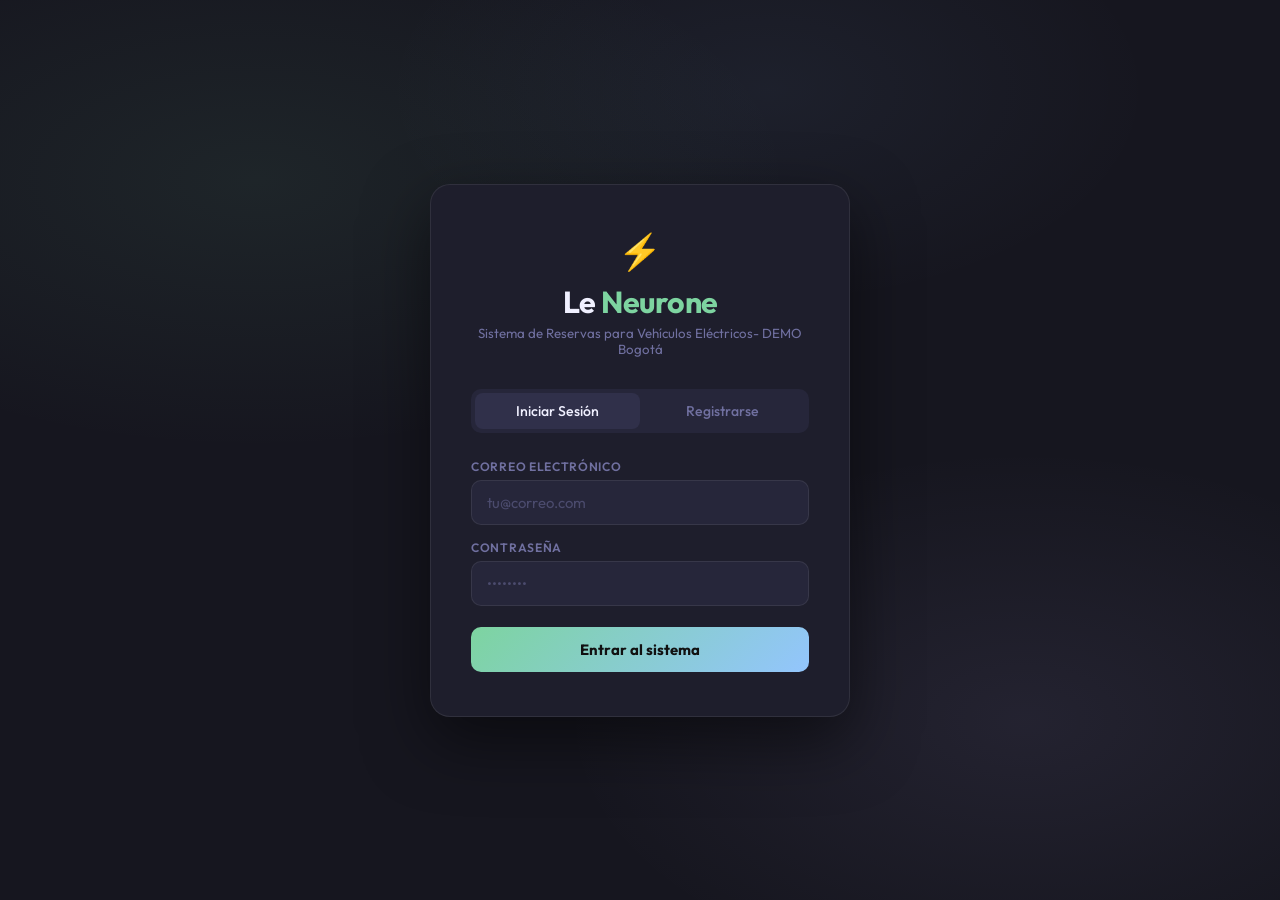
<file: index.html>
<!DOCTYPE html>
<html lang="es">
<head>
  <meta charset="UTF-8">
  <meta name="viewport" content="width=device-width, initial-scale=1.0">
  <title>Le Neurone — Acceso</title>
  <link rel="stylesheet" href="css/styles.css">
</head>
<body>

<div class="auth-wrap">
  <div class="auth-box">
    <div class="auth-logo">
      <span class="logo-icon">⚡</span>
      <h1>Le <span>Neurone</span></h1>
      <p>Sistema de Reservas para Vehículos Eléctricos- DEMO Bogotá</p>
    </div>

    <div class="auth-tabs">
      <div class="auth-tab active" id="tab-login" onclick="switchTab('login')">Iniciar Sesión</div>
      <div class="auth-tab" id="tab-register" onclick="switchTab('register')">Registrarse</div>
    </div>

    <!-- LOGIN -->
    <div class="auth-form active" id="form-login">
      <div class="auth-error" id="login-error"></div>
      <div class="field">
        <label>Correo electrónico</label>
        <input type="email" id="login-email" placeholder="tu@correo.com" autocomplete="email">
      </div>
      <div class="field">
        <label>Contraseña</label>
        <input type="password" id="login-password" placeholder="••••••••" autocomplete="current-password">
      </div>
      <button class="btn-primary" onclick="login()">Entrar al sistema</button>
    </div>

    <!-- REGISTER -->
    <div class="auth-form" id="form-register">
      <div class="auth-error" id="register-error"></div>
      <div class="field">
        <label>Nombre completo</label>
        <input type="text" id="reg-name" placeholder="Tu nombre">
      </div>
      <div class="field">
        <label>Correo electrónico</label>
        <input type="email" id="reg-email" placeholder="tu@correo.com" autocomplete="email">
      </div>
      <div class="field">
        <label>Contraseña</label>
        <input type="password" id="reg-password" placeholder="Mínimo 6 caracteres" autocomplete="new-password">
      </div>
      <button class="btn-primary" onclick="register()">Crear cuenta</button>
    </div>
  </div>
</div>

<script src="js/auth.js"></script>
</body>
</html>
</file>
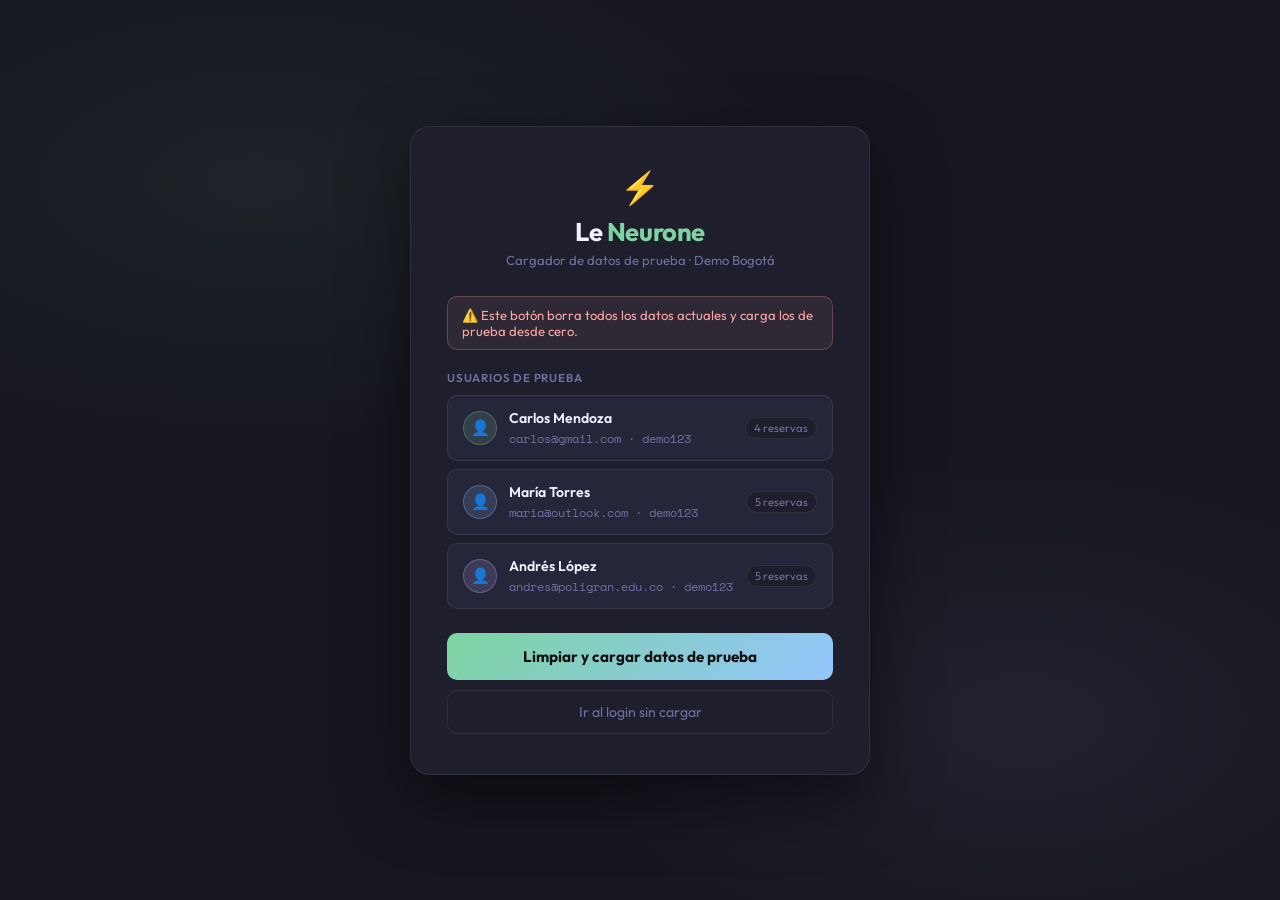
<file: seed.html>
<!DOCTYPE html>
<html lang="es">
<head>
  <meta charset="UTF-8">
  <meta name="viewport" content="width=device-width, initial-scale=1.0">
  <title>Datos de Prueba — Le Neurone</title>
  <link href="https://fonts.googleapis.com/css2?family=Outfit:wght@400;500;600;700&family=Space+Mono&display=swap" rel="stylesheet">
  <style>
    :root {
      --bg:     #16161f; --bg2: #1e1e2c; --bg3: #26263a;
      --border: rgba(255,255,255,0.08);
      --green:  #7dd4a0; --blue: #93c5fd; --purple: #c4b5fd;
      --red: #fca5a5; --muted: #7070a0; --text: #f0f0ff;
    }
    * { margin:0; padding:0; box-sizing:border-box; }
    body {
      font-family: 'Outfit', sans-serif;
      background:
        radial-gradient(ellipse 70% 50% at 20% 20%, rgba(125,212,160,0.07) 0%, transparent 60%),
        radial-gradient(ellipse 60% 50% at 80% 80%, rgba(196,181,253,0.07) 0%, transparent 60%),
        var(--bg);
      color: var(--text);
      min-height: 100vh;
      display: flex; align-items: center; justify-content: center;
      padding: 20px;
    }
    .box {
      background: var(--bg2); border: 1px solid var(--border);
      border-radius: 20px; padding: 40px 36px;
      max-width: 460px; width: 100%;
      box-shadow: 0 24px 64px rgba(0,0,0,0.5);
    }
    .logo { text-align: center; margin-bottom: 28px; }
    .logo-icon { font-size: 2rem; display: block; margin-bottom: 8px; }
    .logo h1 { font-size: 1.6rem; font-weight: 700; letter-spacing: -0.4px; }
    .logo h1 span { color: var(--green); }
    .logo p { font-size: 0.82rem; color: var(--muted); margin-top: 4px; }

    .reset-notice {
      background: rgba(252,165,165,0.08); border: 1px solid rgba(252,165,165,0.25);
      border-radius: 10px; padding: 10px 14px; font-size: 0.82rem;
      color: var(--red); margin-bottom: 20px; display: flex; align-items: center; gap: 8px;
    }
    .user-list { margin-bottom: 24px; }
    .user-label {
      font-size: 0.72rem; text-transform: uppercase; letter-spacing: 0.8px;
      color: var(--muted); font-weight: 600; margin-bottom: 10px;
    }
    .user-item {
      background: var(--bg3); border: 1px solid var(--border);
      border-radius: 10px; padding: 13px 15px; margin-bottom: 8px;
      display: flex; align-items: center; gap: 12px;
    }
    .user-avatar {
      width: 34px; height: 34px; border-radius: 50%;
      display: flex; align-items: center; justify-content: center;
      font-size: 0.95rem; flex-shrink: 0;
    }
    .u1 { background: rgba(125,212,160,0.15); border: 1px solid rgba(125,212,160,0.3); }
    .u2 { background: rgba(147,197,253,0.15); border: 1px solid rgba(147,197,253,0.3); }
    .u3 { background: rgba(196,181,253,0.15); border: 1px solid rgba(196,181,253,0.3); }
    .user-info { flex: 1; min-width: 0; }
    .user-name { font-size: 0.88rem; font-weight: 600; margin-bottom: 2px; }
    .user-creds {
      font-size: 0.76rem; color: var(--muted);
      font-family: 'Space Mono', monospace;
      white-space: nowrap; overflow: hidden; text-overflow: ellipsis;
    }
    .res-count {
      font-size: 0.7rem; padding: 3px 8px; border-radius: 20px;
      background: var(--bg2); color: var(--muted);
      border: 1px solid var(--border); flex-shrink: 0;
    }
    .actions { display: flex; flex-direction: column; gap: 10px; }
    .btn-load {
      width: 100%; padding: 14px;
      background: linear-gradient(135deg, var(--green), var(--blue));
      color: #111; font-family: 'Outfit', sans-serif;
      font-size: 0.95rem; font-weight: 700; border: none;
      border-radius: 10px; cursor: pointer;
      transition: transform 0.15s, box-shadow 0.2s;
    }
    .btn-load:hover { transform: translateY(-1px); box-shadow: 0 8px 20px rgba(125,212,160,0.25); }
    .btn-load:disabled { opacity: 0.6; cursor: not-allowed; transform: none; }
    .btn-skip {
      width: 100%; padding: 12px; background: transparent;
      border: 1px solid var(--border); border-radius: 10px;
      color: var(--muted); font-family: 'Outfit', sans-serif;
      font-size: 0.88rem; cursor: pointer; transition: all 0.2s;
      text-decoration: none; text-align: center; display: block;
    }
    .btn-skip:hover { border-color: rgba(255,255,255,0.18); color: var(--text); }
    .status-bar {
      margin-top: 16px; background: rgba(125,212,160,0.08);
      border: 1px solid rgba(125,212,160,0.25); border-radius: 10px;
      padding: 12px 16px; font-size: 0.85rem; color: var(--green);
      display: none; text-align: center;
    }
  </style>
</head>
<body>
<div class="box">
  <div class="logo">
    <span class="logo-icon">⚡</span>
    <h1>Le <span>Neurone</span></h1>
    <p>Cargador de datos de prueba · Demo Bogotá</p>
  </div>

  <div class="reset-notice">
    ⚠️ Este botón borra todos los datos actuales y carga los de prueba desde cero.
  </div>

  <div class="user-list">
    <div class="user-label">Usuarios de prueba</div>
    <div class="user-item">
      <div class="user-avatar u1">👤</div>
      <div class="user-info">
        <div class="user-name">Carlos Mendoza</div>
        <div class="user-creds">carlos@gmail.com · demo123</div>
      </div>
      <div class="res-count">4 reservas</div>
    </div>
    <div class="user-item">
      <div class="user-avatar u2">👤</div>
      <div class="user-info">
        <div class="user-name">María Torres</div>
        <div class="user-creds">maria@outlook.com · demo123</div>
      </div>
      <div class="res-count">5 reservas</div>
    </div>
    <div class="user-item">
      <div class="user-avatar u3">👤</div>
      <div class="user-info">
        <div class="user-name">Andrés López</div>
        <div class="user-creds">andres@poligran.edu.co · demo123</div>
      </div>
      <div class="res-count">5 reservas</div>
    </div>
  </div>

  <div class="actions">
    <button class="btn-load" id="btn-load" onclick="seedData()">
      Limpiar y cargar datos de prueba
    </button>
    <a class="btn-skip" href="index.html">Ir al login sin cargar</a>
  </div>

  <div class="status-bar" id="status">
     Datos cargados correctamente. Redirigiendo al login
  </div>
</div>

<script>
function seedData() {
  const btn = document.getElementById('btn-load');
  btn.disabled = true;
  btn.textContent = 'Cargando...';

  // LIMPIA TODO antes de cargar
  localStorage.removeItem('el_users');
  localStorage.removeItem('el_reservations');

  const users = [
    { name: 'Carlos Mendoza', email: 'carlos@gmail.com',       password: 'demo123' },
    { name: 'Maria Torres',   email: 'maria@outlook.com',       password: 'demo123' },
    { name: 'Andres Lopez',   email: 'andres@poligran.edu.co',  password: 'demo123' }
  ];
  localStorage.setItem('el_users', JSON.stringify(users));

  const today = new Date();
  const fmt   = d => d.toISOString().split('T')[0];
  const add   = (d, n) => { const r = new Date(d); r.setDate(r.getDate() + n); return r; };

  const reservations = [
    // Carlos Mendoza
    { code:'2847', userEmail:'carlos@gmail.com', stationName:'Hub La Alhambra', network:'EVX Enel X', address:'Cl. 114A # 45-98', connector:'CCS2', date:fmt(add(today,3)), time:'09:00', duration:45, status:'pendiente', createdAt:add(today,-1).toISOString() },
    { code:'5193', userEmail:'carlos@gmail.com', stationName:'Hub Calle 97', network:'EVX Enel X', address:'Cl. 97 # 10-02', connector:'CCS1', date:fmt(add(today,7)), time:'14:30', duration:60, status:'pendiente', createdAt:add(today,-2).toISOString() },
    { code:'7362', userEmail:'carlos@gmail.com', stationName:'Hub Modelia', network:'EVX Enel X', address:'Cra. 75 # 23F-27', connector:'CCS1', date:fmt(add(today,-5)), time:'11:00', duration:30, status:'hecha', createdAt:add(today,-10).toISOString() },
    { code:'4481', userEmail:'carlos@gmail.com', stationName:'Hub Terminal Salitre', network:'EVX Enel X', address:'Cl. 22C # 68F-34', connector:'CCS2', date:fmt(add(today,-8)), time:'16:00', duration:45, status:'cancelada', createdAt:add(today,-12).toISOString() },
    // Maria Torres
    { code:'9014', userEmail:'maria@outlook.com', stationName:'Club El Nogal', network:'Independiente', address:'Cra 7 # 78-21', connector:'Tipo 1', date:fmt(add(today,1)), time:'10:00', duration:60, status:'pendiente', createdAt:add(today,-1).toISOString() },
    { code:'3357', userEmail:'maria@outlook.com', stationName:'Carulla El Retiro', network:'EVX Enel X', address:'Cl 82 # 11-75', connector:'Tipo 1', date:fmt(add(today,5)), time:'08:30', duration:90, status:'pendiente', createdAt:today.toISOString() },
    { code:'6629', userEmail:'maria@outlook.com', stationName:'Porsche Center Bogota', network:'Porsche Destination', address:'Auto Norte # 123-55', connector:'Tipo 2', date:fmt(add(today,-3)), time:'13:00', duration:30, status:'hecha', createdAt:add(today,-7).toISOString() },
    { code:'1823', userEmail:'maria@outlook.com', stationName:'Compensar Av. 68', network:'Independiente', address:'Av Cra 68 # 49A-47', connector:'Tipo 1', date:fmt(add(today,-10)), time:'17:00', duration:45, status:'hecha', createdAt:add(today,-14).toISOString() },
    { code:'5540', userEmail:'maria@outlook.com', stationName:'Edificio Elements', network:'Independiente', address:'Cl 98 # 21-36', connector:'Tipo 2', date:fmt(add(today,-2)), time:'09:30', duration:60, status:'cancelada', createdAt:add(today,-6).toISOString() },
    // Andres Lopez
    { code:'8876', userEmail:'andres@poligran.edu.co', stationName:'Hub Nicolas de Federman', network:'EVX Enel X', address:'Cl. 58A Bis # 37-28', connector:'GBT', date:fmt(add(today,2)), time:'07:00', duration:60, status:'pendiente', createdAt:today.toISOString() },
    { code:'2203', userEmail:'andres@poligran.edu.co', stationName:'Parking Plus Centro Internacional', network:'Parking Plus', address:'Cra 13 # 27-50', connector:'Tipo 1', date:fmt(add(today,4)), time:'12:00', duration:30, status:'pendiente', createdAt:add(today,-1).toISOString() },
    { code:'7745', userEmail:'andres@poligran.edu.co', stationName:'Hub San Andresito de la 38', network:'EVX Enel X', address:'Cl. 9 # 37A-60', connector:'CCS1', date:fmt(add(today,-4)), time:'15:30', duration:45, status:'hecha', createdAt:add(today,-8).toISOString() },
    { code:'3398', userEmail:'andres@poligran.edu.co', stationName:'Terminal de Carga El Dorado', network:'Aeropuerto', address:'Tramo 1 Aeropuerto', connector:'CCS2', date:fmt(add(today,-6)), time:'10:00', duration:30, status:'cancelada', createdAt:add(today,-9).toISOString() },
    { code:'6017', userEmail:'andres@poligran.edu.co', stationName:'Hub La Alhambra', network:'EVX Enel X', address:'Cl. 114A # 45-98', connector:'GBT', date:fmt(add(today,-12)), time:'11:30', duration:60, status:'hecha', createdAt:add(today,-15).toISOString() }
  ];
  localStorage.setItem('el_reservations', JSON.stringify(reservations));

  document.getElementById('status').style.display = 'block';
  setTimeout(() => window.location.href = 'index.html', 1800);
}
</script>
</body>
</html>
</file>
<file: css/styles.css>
@import url('https://fonts.googleapis.com/css2?family=Outfit:wght@300;400;500;600;700&family=Space+Mono:wght@400;700&display=swap');

/* ── VARIABLES ───────────────────────────────────────────────── */
:root {
  --bg:      #16161f;
  --bg2:     #1e1e2c;
  --bg3:     #26263a;
  --bg4:     #30304a;
  --border:  rgba(255,255,255,0.08);

  --green:         #7dd4a0;
  --green-dim:     rgba(125,212,160,0.13);
  --green-border:  rgba(125,212,160,0.3);

  --blue:          #93c5fd;
  --blue-dim:      rgba(147,197,253,0.13);
  --blue-border:   rgba(147,197,253,0.3);

  --purple:        #c4b5fd;
  --purple-dim:    rgba(196,181,253,0.13);
  --purple-border: rgba(196,181,253,0.3);

  --red:     #fca5a5;
  --red-dim: rgba(252,165,165,0.13);
  --yellow:  #fde68a;

  --text:  #f0f0ff;
  --muted: #7070a0;

  --sidebar-w: 255px;
  --radius:    12px;
}

/* ── RESET ───────────────────────────────────────────────────── */
* { margin: 0; padding: 0; box-sizing: border-box; }

body {
  font-family: 'Outfit', sans-serif;
  background: var(--bg);
  color: var(--text);
  min-height: 100vh;
  -webkit-font-smoothing: antialiased;
}

/* ── AUTH ────────────────────────────────────────────────────── */
.auth-wrap {
  min-height: 100vh;
  display: flex;
  align-items: center;
  justify-content: center;
  background:
    radial-gradient(ellipse 70% 50% at 20% 20%, rgba(125,212,160,0.08) 0%, transparent 60%),
    radial-gradient(ellipse 60% 50% at 80% 80%, rgba(196,181,253,0.08) 0%, transparent 60%),
    radial-gradient(ellipse 50% 40% at 60% 10%, rgba(147,197,253,0.06) 0%, transparent 60%),
    var(--bg);
  padding: 20px;
}

.auth-box {
  background: var(--bg2);
  border: 1px solid var(--border);
  border-radius: 20px;
  padding: 44px 40px;
  width: 100%;
  max-width: 420px;
  box-shadow: 0 24px 64px rgba(0,0,0,0.5);
}

.auth-logo { text-align: center; margin-bottom: 32px; }
.auth-logo .logo-icon { font-size: 2.2rem; display: block; margin-bottom: 10px; }
.auth-logo h1 { font-size: 1.9rem; font-weight: 700; letter-spacing: -0.5px; }
.auth-logo h1 span { color: var(--green); }
.auth-logo p { font-size: 0.83rem; color: var(--muted); margin-top: 4px; }

.auth-tabs {
  display: flex;
  background: var(--bg3);
  border-radius: 10px;
  padding: 4px;
  margin-bottom: 26px;
}

.auth-tab {
  flex: 1;
  text-align: center;
  padding: 9px;
  border-radius: 8px;
  font-size: 0.88rem;
  font-weight: 500;
  cursor: pointer;
  color: var(--muted);
  transition: all 0.2s;
}

.auth-tab.active { background: var(--bg4); color: var(--text); }

.auth-form { display: none; }
.auth-form.active { display: block; }

.field { margin-bottom: 15px; }
.field label {
  display: block;
  font-size: 0.76rem;
  font-weight: 600;
  color: var(--muted);
  margin-bottom: 6px;
  text-transform: uppercase;
  letter-spacing: 0.7px;
}

.field input {
  width: 100%;
  background: var(--bg3);
  border: 1px solid var(--border);
  border-radius: 10px;
  padding: 12px 15px;
  color: var(--text);
  font-family: 'Outfit', sans-serif;
  font-size: 0.93rem;
  outline: none;
  transition: border-color 0.2s, box-shadow 0.2s;
}

.field input:focus {
  border-color: var(--purple);
  box-shadow: 0 0 0 3px var(--purple-dim);
}

.field input::placeholder { color: var(--muted); opacity: 0.5; }

.btn-primary {
  width: 100%;
  padding: 13px;
  background: linear-gradient(135deg, var(--green), var(--blue));
  color: #111;
  font-family: 'Outfit', sans-serif;
  font-size: 0.93rem;
  font-weight: 700;
  border: none;
  border-radius: 10px;
  cursor: pointer;
  transition: transform 0.15s, box-shadow 0.2s;
  margin-top: 6px;
}

.btn-primary:hover {
  transform: translateY(-1px);
  box-shadow: 0 8px 20px rgba(125,212,160,0.25);
}

.auth-error {
  background: var(--red-dim);
  border: 1px solid rgba(252,165,165,0.3);
  border-radius: 8px;
  padding: 10px 14px;
  font-size: 0.84rem;
  color: var(--red);
  margin-bottom: 14px;
  display: none;
}

/* ── LAYOUT ──────────────────────────────────────────────────── */
.app { display: flex; min-height: 100vh; }

/* ── SIDEBAR ─────────────────────────────────────────────────── */
.sidebar {
  width: var(--sidebar-w);
  background: var(--bg2);
  border-right: 1px solid var(--border);
  display: flex;
  flex-direction: column;
  position: fixed;
  top: 0; left: 0;
  height: 100vh;
  z-index: 1000;
  padding-bottom: 24px;
  transition: transform 0.3s cubic-bezier(.4,0,.2,1);
}

.sidebar-logo {
  padding: 26px 22px 18px;
  border-bottom: 1px solid var(--border);
  margin-bottom: 14px;
}

.sidebar-logo .logo-mark { font-size: 1.2rem; font-weight: 700; letter-spacing: -0.3px; }
.sidebar-logo .logo-mark span { color: var(--green); }
.sidebar-logo small {
  display: block;
  font-size: 0.68rem;
  color: var(--muted);
  margin-top: 3px;
  font-family: 'Space Mono', monospace;
}

.sidebar-nav { flex: 1; padding: 0 10px; overflow-y: auto; }

.nav-item {
  display: flex;
  align-items: center;
  gap: 11px;
  padding: 12px 14px;
  border-radius: 10px;
  cursor: pointer;
  color: var(--muted);
  font-size: 0.88rem;
  font-weight: 500;
  transition: all 0.2s;
  margin-bottom: 3px;
  border: 1px solid transparent;
}

.nav-item:hover { background: var(--bg3); color: var(--text); }
.nav-item.active { background: var(--purple-dim); color: var(--purple); border-color: var(--purple-border); }
.nav-item .nav-icon { font-size: 1rem; width: 20px; text-align: center; flex-shrink: 0; }

.sidebar-user {
  padding: 14px 14px 0;
  border-top: 1px solid var(--border);
}

.user-card {
  display: flex;
  align-items: center;
  gap: 10px;
  padding: 11px 12px;
  border-radius: 10px;
  background: var(--bg3);
  margin-bottom: 10px;
}

.user-avatar {
  width: 34px; height: 34px;
  border-radius: 50%;
  background: var(--green-dim);
  border: 1px solid var(--green-border);
  display: flex; align-items: center; justify-content: center;
  font-size: 0.95rem;
  flex-shrink: 0;
}

.user-info { overflow: hidden; }
.user-name { font-size: 0.83rem; font-weight: 600; white-space: nowrap; overflow: hidden; text-overflow: ellipsis; }
.user-role { font-size: 0.7rem; color: var(--muted); }

.btn-logout {
  width: 100%;
  padding: 10px;
  background: transparent;
  border: 1px solid rgba(252,165,165,0.3);
  border-radius: 10px;
  color: var(--red);
  font-family: 'Outfit', sans-serif;
  font-size: 0.83rem;
  font-weight: 500;
  cursor: pointer;
  transition: all 0.2s;
}

.btn-logout:hover { background: var(--red-dim); }

/* ── TOPBAR (solo móvil) ─────────────────────────────────────── */
.topbar {
  display: none;
  position: fixed;
  top: 0; left: 0; right: 0;
  height: 56px;
  background: var(--bg2);
  border-bottom: 1px solid var(--border);
  align-items: center;
  justify-content: space-between;
  padding: 0 18px;
  z-index: 999;
}

.topbar-logo { font-size: 1rem; font-weight: 700; }
.topbar-logo span { color: var(--green); }

.hamburger {
  background: none;
  border: none;
  cursor: pointer;
  display: flex;
  flex-direction: column;
  gap: 5px;
  padding: 4px;
  width: auto;
}

.hamburger span {
  display: block;
  width: 22px; height: 2px;
  background: var(--text);
  border-radius: 2px;
  transition: all 0.3s;
}

.sidebar-overlay {
  display: none;
  position: fixed;
  inset: 0;
  background: rgba(0,0,0,0.6);
  z-index: 998;
  backdrop-filter: blur(2px);
}

.sidebar-overlay.open { display: block; }

/* ── MAIN ────────────────────────────────────────────────────── */
.main { margin-left: var(--sidebar-w); flex: 1; min-height: 100vh; }

.page-header { padding: 30px 36px 0; margin-bottom: 24px; }
.page-header h2 { font-size: 1.45rem; font-weight: 700; letter-spacing: -0.3px; }
.page-header p  { color: var(--muted); font-size: 0.88rem; margin-top: 4px; }

.section { padding: 0 36px 40px; display: none; }
.section.active { display: block; }

/* ── CARDS ───────────────────────────────────────────────────── */
.card {
  background: var(--bg2);
  border: 1px solid var(--border);
  border-radius: var(--radius);
  padding: 22px;
  margin-bottom: 16px;
}

.card-title {
  font-size: 0.78rem;
  font-weight: 600;
  text-transform: uppercase;
  letter-spacing: 0.8px;
  color: var(--muted);
  margin-bottom: 16px;
}


/* ── INNER PADDING (reemplaza inline styles) ─────────────────── */
.inner-pad { padding: 0 36px; }
.res-panel-wrap { display: none; margin: 16px 36px 0; }


/* ── LEAFLET Z-INDEX FIX ─────────────────────────────────────
   Leaflet usa z-indexes de hasta 800 internamente.
   Aislamos el mapa en su propio contexto de apilamiento
   para que nunca tape el sidebar ni la topbar.           */
#map {
  isolation: isolate;   /* crea stacking context propio */
}

/* Forzamos que los controles de Leaflet queden dentro del mapa */
.leaflet-top,
.leaflet-bottom {
  z-index: 400 !important;
}

/* ── MAP ─────────────────────────────────────────────────────── */
#map {
  height: 430px;
  border-radius: var(--radius);
  border: 1px solid var(--border);
  overflow: hidden;
}

.map-info-bar {
  display: flex;
  gap: 10px;
  margin-bottom: 12px;
  flex-wrap: wrap;
}

.map-badge {
  font-size: 0.76rem;
  padding: 5px 12px;
  border-radius: 20px;
  display: flex;
  align-items: center;
  gap: 5px;
  font-weight: 500;
}

.map-badge.total { background: var(--blue-dim);  color: var(--blue);  border: 1px solid var(--blue-border); }
.map-badge.hint  { background: var(--bg3);        color: var(--muted); border: 1px solid var(--border); }

/* ── PANEL RESERVA ───────────────────────────────────────────── */
.res-panel {
  background: var(--bg2);
  border: 1px solid var(--green-border);
  border-radius: var(--radius);
  padding: 22px;
  margin-top: 16px;
  animation: slideUp 0.25s ease;
}

@keyframes slideUp {
  from { opacity: 0; transform: translateY(10px); }
  to   { opacity: 1; transform: translateY(0); }
}

.res-panel-header {
  display: flex;
  align-items: center;
  justify-content: space-between;
  gap: 10px;
  margin-bottom: 18px;
  flex-wrap: wrap;
}

.res-panel-title { font-size: 0.95rem; font-weight: 600; }

.res-panel-station {
  font-size: 0.76rem;
  color: var(--green);
  font-family: 'Space Mono', monospace;
  background: var(--green-dim);
  padding: 4px 10px;
  border-radius: 6px;
  max-width: 200px;
  overflow: hidden;
  text-overflow: ellipsis;
  white-space: nowrap;
}

.res-panel-close {
  background: none;
  border: none;
  color: var(--muted);
  cursor: pointer;
  font-size: 1.1rem;
  width: auto;
  padding: 2px 6px;
  line-height: 1;
  margin-left: auto;
}

.res-form-grid {
  display: grid;
  grid-template-columns: 1fr 1fr;
  gap: 12px;
  margin-bottom: 14px;
}

.res-form-grid .field { margin: 0; }
.res-form-grid .field.full { grid-column: 1/-1; }

.field select,
.field input[type=date],
.field input[type=time],
.field input[type=number] {
  width: 100%;
  background: var(--bg3);
  border: 1px solid var(--border);
  border-radius: 10px;
  padding: 11px 13px;
  color: var(--text);
  font-family: 'Outfit', sans-serif;
  font-size: 0.88rem;
  outline: none;
  transition: border-color 0.2s, box-shadow 0.2s;
  -webkit-appearance: none;
  appearance: none;
}

.field select:focus,
.field input[type=date]:focus,
.field input[type=time]:focus,
.field input[type=number]:focus {
  border-color: var(--purple);
  box-shadow: 0 0 0 3px var(--purple-dim);
}

.field select option { background: var(--bg3); }

.btn-confirm {
  width: 100%;
  padding: 13px;
  background: linear-gradient(135deg, var(--green), var(--blue));
  color: #111;
  font-family: 'Outfit', sans-serif;
  font-size: 0.9rem;
  font-weight: 700;
  border: none;
  border-radius: 10px;
  cursor: pointer;
  transition: transform 0.15s, box-shadow 0.2s;
}

.btn-confirm:hover {
  transform: translateY(-1px);
  box-shadow: 0 6px 18px rgba(125,212,160,0.25);
}

/* ── HISTORIAL ───────────────────────────────────────────────── */
.reservation-card {
  background: var(--bg2);
  border: 1px solid var(--border);
  border-radius: var(--radius);
  overflow: hidden;
  margin-bottom: 10px;
  transition: border-color 0.2s;
}

.reservation-card:hover { border-color: rgba(255,255,255,0.14); }

.reservation-card-header {
  display: flex;
  align-items: center;
  gap: 14px;
  padding: 15px 18px;
  cursor: pointer;
  user-select: none;
}

.res-code {
  font-family: 'Space Mono', monospace;
  font-size: 1.05rem;
  font-weight: 700;
  color: var(--purple);
  min-width: 48px;
}

.res-meta { flex: 1; min-width: 0; }
.res-station-name { font-size: 0.88rem; font-weight: 600; white-space: nowrap; overflow: hidden; text-overflow: ellipsis; }
.res-datetime     { font-size: 0.76rem; color: var(--muted); margin-top: 2px; }

.status-badge {
  font-size: 0.68rem;
  font-weight: 700;
  padding: 4px 9px;
  border-radius: 20px;
  text-transform: uppercase;
  letter-spacing: 0.5px;
  white-space: nowrap;
  flex-shrink: 0;
}

.status-pendiente { background: rgba(253,230,138,0.12); color: var(--yellow); border: 1px solid rgba(253,230,138,0.3); }
.status-hecha     { background: var(--green-dim);       color: var(--green);  border: 1px solid var(--green-border); }
.status-cancelada { background: var(--red-dim);         color: var(--red);    border: 1px solid rgba(252,165,165,0.3); }

.res-chevron { color: var(--muted); font-size: 0.75rem; transition: transform 0.2s; flex-shrink: 0; }
.reservation-card.open .res-chevron { transform: rotate(180deg); }

.reservation-card-body {
  display: none;
  padding: 0 18px 16px;
  border-top: 1px solid var(--border);
}

.reservation-card.open .reservation-card-body { display: block; }

.res-detail-grid {
  display: grid;
  grid-template-columns: 1fr 1fr;
  gap: 12px;
  margin: 14px 0;
}

.res-detail-item label {
  font-size: 0.7rem;
  color: var(--muted);
  text-transform: uppercase;
  letter-spacing: 0.5px;
  display: block;
  margin-bottom: 3px;
}

.res-detail-item span { font-size: 0.88rem; font-weight: 500; }

.btn-cancel {
  padding: 9px 18px;
  background: transparent;
  border: 1px solid rgba(252,165,165,0.35);
  border-radius: 8px;
  color: var(--red);
  font-family: 'Outfit', sans-serif;
  font-size: 0.83rem;
  font-weight: 500;
  cursor: pointer;
  transition: all 0.2s;
  width: auto;
}

.btn-cancel:hover { background: var(--red-dim); }

.empty-state { text-align: center; padding: 60px 20px; color: var(--muted); }
.empty-state .empty-icon { font-size: 2.8rem; margin-bottom: 14px; opacity: 0.35; }
.empty-state p { font-size: 0.92rem; line-height: 1.6; }

/* ── INICIAR CARGA ───────────────────────────────────────────── */
.charge-box { max-width: 480px; }

.code-input {
  width: 100%;
  background: var(--bg3);
  border: 2px solid var(--border);
  border-radius: var(--radius);
  padding: 20px;
  color: var(--text);
  font-family: 'Space Mono', monospace;
  font-size: 2rem;
  font-weight: 700;
  text-align: center;
  letter-spacing: 14px;
  outline: none;
  transition: border-color 0.2s, box-shadow 0.2s;
  margin-bottom: 14px;
}

.code-input:focus {
  border-color: var(--blue);
  box-shadow: 0 0 0 4px var(--blue-dim);
}

.code-input::placeholder { opacity: 0.2; font-size: 1.4rem; letter-spacing: 10px; }

.charge-result {
  border-radius: var(--radius);
  padding: 18px 20px;
  display: none;
  margin-top: 14px;
  animation: slideUp 0.2s ease;
}

.charge-result.success { background: var(--green-dim); border: 1px solid var(--green-border); }
.charge-result.error   { background: var(--red-dim);   border: 1px solid rgba(252,165,165,0.3); }
.charge-result.info    { background: var(--blue-dim);  border: 1px solid var(--blue-border); }
.charge-result.warning { background: rgba(253,230,138,0.08); border: 1px solid rgba(253,230,138,0.3); }

.charge-result .result-icon  { font-size: 1.7rem; margin-bottom: 6px; }
.charge-result .result-title { font-size: 0.97rem; font-weight: 700; margin-bottom: 4px; }
.charge-result .result-sub   { font-size: 0.83rem; color: var(--muted); }

.charge-result.success .result-title { color: var(--green); }
.charge-result.error   .result-title { color: var(--red); }
.charge-result.info    .result-title { color: var(--blue); }
.charge-result.warning .result-title { color: var(--yellow); }

/* ── PERFIL ──────────────────────────────────────────────────── */
.profile-grid { display: grid; grid-template-columns: 1fr 1fr; gap: 14px; }

.profile-avatar-card {
  grid-column: 1/-1;
  display: flex;
  align-items: center;
  gap: 18px;
}

.profile-avatar-big {
  width: 68px; height: 68px;
  border-radius: 50%;
  background: var(--blue-dim);
  border: 2px solid var(--blue-border);
  display: flex; align-items: center; justify-content: center;
  font-size: 1.9rem;
  flex-shrink: 0;
}

.profile-avatar-info h3 { font-size: 1.15rem; font-weight: 700; }
.profile-avatar-info p  { color: var(--muted); font-size: 0.84rem; margin-top: 2px; }

.profile-stat { background: var(--bg3); border-radius: 10px; padding: 16px; }
.profile-stat label {
  font-size: 0.72rem;
  text-transform: uppercase;
  letter-spacing: 0.6px;
  color: var(--muted);
  display: block;
  margin-bottom: 5px;
}
.profile-stat span { font-size: 1.05rem; font-weight: 600; }

/* ── PAGOS ───────────────────────────────────────────────────── */
.payment-card {
  background: var(--bg2);
  border: 1px solid var(--border);
  border-radius: var(--radius);
  padding: 18px 20px;
  margin-bottom: 10px;
  display: flex;
  align-items: center;
  gap: 14px;
}

.payment-icon {
  font-size: 1.8rem;
  width: 48px; height: 48px;
  background: var(--bg3);
  border-radius: 10px;
  display: flex; align-items: center; justify-content: center;
  flex-shrink: 0;
}

.payment-info { flex: 1; min-width: 0; }
.payment-info h4 { font-size: 0.92rem; font-weight: 600; margin-bottom: 3px; }
.payment-info p  { font-size: 0.8rem; color: var(--muted); }

.payment-status {
  font-size: 0.7rem;
  padding: 4px 10px;
  border-radius: 20px;
  background: var(--green-dim);
  color: var(--green);
  border: 1px solid var(--green-border);
  font-weight: 700;
  flex-shrink: 0;
}

.btn-add-payment {
  padding: 12px 20px;
  background: var(--bg3);
  border: 1px dashed var(--border);
  border-radius: var(--radius);
  color: var(--muted);
  font-family: 'Outfit', sans-serif;
  font-size: 0.88rem;
  cursor: pointer;
  width: 100%;
  transition: all 0.2s;
  margin-top: 6px;
}

.btn-add-payment:hover { border-color: var(--purple-border); color: var(--purple); background: var(--purple-dim); }

/* ── MODAL ───────────────────────────────────────────────────── */
.modal-overlay {
  position: fixed; inset: 0;
  background: rgba(0,0,0,0.72);
  backdrop-filter: blur(4px);
  display: flex; align-items: center; justify-content: center;
  z-index: 999;
  opacity: 0; pointer-events: none;
  transition: opacity 0.2s;
  padding: 20px;
}

.modal-overlay.open { opacity: 1; pointer-events: all; }

.modal-box {
  background: var(--bg2);
  border: 1px solid var(--border);
  border-radius: 16px;
  padding: 30px;
  max-width: 360px;
  width: 100%;
  transform: scale(0.95);
  transition: transform 0.2s;
  text-align: center;
}

.modal-overlay.open .modal-box { transform: scale(1); }

.modal-icon { font-size: 2.3rem; margin-bottom: 10px; }
.modal-box h3 { font-size: 1.05rem; font-weight: 700; margin-bottom: 8px; }
.modal-box p  { font-size: 0.85rem; color: var(--muted); margin-bottom: 22px; line-height: 1.5; }

.modal-actions { display: flex; gap: 10px; }

.btn-modal-cancel {
  flex: 1; padding: 12px;
  background: var(--bg3);
  border: 1px solid var(--border);
  border-radius: 10px;
  color: var(--text);
  font-family: 'Outfit', sans-serif;
  font-size: 0.88rem;
  font-weight: 500;
  cursor: pointer;
  transition: background 0.2s;
  width: auto;
}

.btn-modal-cancel:hover { background: var(--bg4); }

.btn-modal-confirm {
  flex: 1; padding: 12px;
  background: var(--red-dim);
  border: 1px solid rgba(252,165,165,0.35);
  border-radius: 10px;
  color: var(--red);
  font-family: 'Outfit', sans-serif;
  font-size: 0.88rem;
  font-weight: 700;
  cursor: pointer;
  transition: all 0.2s;
  width: auto;
}

.btn-modal-confirm:hover { background: rgba(252,165,165,0.2); }

/* ── TOAST ───────────────────────────────────────────────────── */
.toast {
  position: fixed;
  bottom: 24px; right: 24px;
  background: var(--bg2);
  border: 1px solid var(--green-border);
  border-radius: 12px;
  padding: 14px 18px;
  min-width: 280px;
  max-width: 360px;
  display: flex; align-items: center; gap: 10px;
  z-index: 1000;
  transform: translateY(80px);
  opacity: 0;
  transition: all 0.35s cubic-bezier(.34,1.56,.64,1);
  box-shadow: 0 12px 32px rgba(0,0,0,0.4);
}

.toast.show { transform: translateY(0); opacity: 1; }
.toast-icon { font-size: 1.3rem; }
.toast-content .toast-title { font-size: 0.88rem; font-weight: 700; color: var(--green); }
.toast-content .toast-body  { font-size: 0.8rem; color: var(--muted); margin-top: 2px; }

/* ── POPUP MAPA ──────────────────────────────────────────────── */
.leaflet-popup-content-wrapper {
  background: var(--bg2) !important;
  border: 1px solid var(--border) !important;
  border-radius: 10px !important;
  color: var(--text) !important;
  box-shadow: 0 8px 24px rgba(0,0,0,0.5) !important;
}

.leaflet-popup-tip { background: var(--bg2) !important; }
.leaflet-popup-content { margin: 12px 14px !important; font-family: 'Outfit', sans-serif; }

.popup-name { font-weight: 700; font-size: 0.92rem; margin-bottom: 3px; }
.popup-addr { font-size: 0.76rem; color: var(--muted); margin-bottom: 6px; }
.popup-net  {
  font-size: 0.72rem; color: var(--blue);
  background: var(--blue-dim); padding: 2px 8px;
  border-radius: 20px; display: inline-block;
  margin-bottom: 7px; border: 1px solid var(--blue-border);
}
.popup-info { font-size: 0.76rem; color: var(--muted); margin-bottom: 2px; }
.popup-btn  {
  display: block; width: 100%; margin-top: 10px;
  padding: 9px; text-align: center;
  background: linear-gradient(135deg, var(--green), var(--blue));
  color: #111; font-family: 'Outfit', sans-serif;
  font-weight: 700; font-size: 0.8rem;
  border: none; border-radius: 8px;
  cursor: pointer; transition: opacity 0.15s;
}
.popup-btn:hover { opacity: 0.85; }

/* ── SCROLLBAR ───────────────────────────────────────────────── */
::-webkit-scrollbar { width: 5px; }
::-webkit-scrollbar-track { background: transparent; }
::-webkit-scrollbar-thumb { background: var(--bg4); border-radius: 3px; }

/* ═══════════════════════════════════════════════════════════════
   RESPONSIVE — MÓVIL
   ═══════════════════════════════════════════════════════════════ */
@media (max-width: 768px) {

  /* Sin desbordamiento horizontal */
  html, body, .app { overflow-x: hidden; max-width: 100vw; }

  /* Sidebar: oculto por defecto, desliza desde la izquierda */
  .sidebar {
    transform: translateX(-100%);
    box-shadow: 4px 0 24px rgba(0,0,0,0.6);
    /* z-index ya definido arriba (1000) */
  }
  .sidebar.open { transform: translateX(0); }

  /* Topbar visible en móvil */
  .topbar { display: flex; }

  /* Main: sin margen del sidebar, con espacio para topbar */
  .main {
    margin-left: 0 !important;
    padding-top: 56px;
    width: 100%;
    max-width: 100vw;
  }

  /* Padding de secciones reducido */
  .page-header { padding: 20px 14px 0 !important; margin-bottom: 16px; }
  .section     { padding: 0 0 32px !important; }
  .page-header h2 { font-size: 1.2rem; }

  /* Contenedores con padding controlado */
  .inner-pad     { padding: 0 14px !important; }
  .res-panel-wrap { margin: 12px 14px 0 !important; }

  /* Mapa: altura reducida, ancho 100% */
  #map {
    height: 300px !important;
    width: 100% !important;
    max-width: 100% !important;
  }

  /* Formulario reserva: 1 columna */
  .res-form-grid { grid-template-columns: 1fr; }
  .res-form-grid .field.full { grid-column: 1; }

  /* Panel de reserva */
  .res-panel { padding: 16px; }
  .res-panel-station { max-width: 130px; }

  /* Detalle de reserva: 1 columna */
  .res-detail-grid { grid-template-columns: 1fr; gap: 10px; }

  /* Perfil: 1 columna */
  .profile-grid { grid-template-columns: 1fr; }
  .profile-avatar-card { grid-column: 1; }

  /* Toast */
  .toast { bottom: 16px; right: 14px; left: 14px; min-width: unset; max-width: unset; }

  /* Reservas compactas */
  .reservation-card-header { gap: 10px; padding: 13px 14px; }
  .res-code { font-size: 0.95rem; min-width: 42px; }

  /* Código de carga */
  .code-input { font-size: 1.6rem; letter-spacing: 10px; padding: 16px; }

  /* Pagos */
  .payment-card { flex-wrap: wrap; }
}

@media (max-width: 400px) {
  .auth-box { padding: 28px 18px; }
}
@media (max-width: 400px) {
  .auth-box { padding: 28px 18px; }
}
</file>
